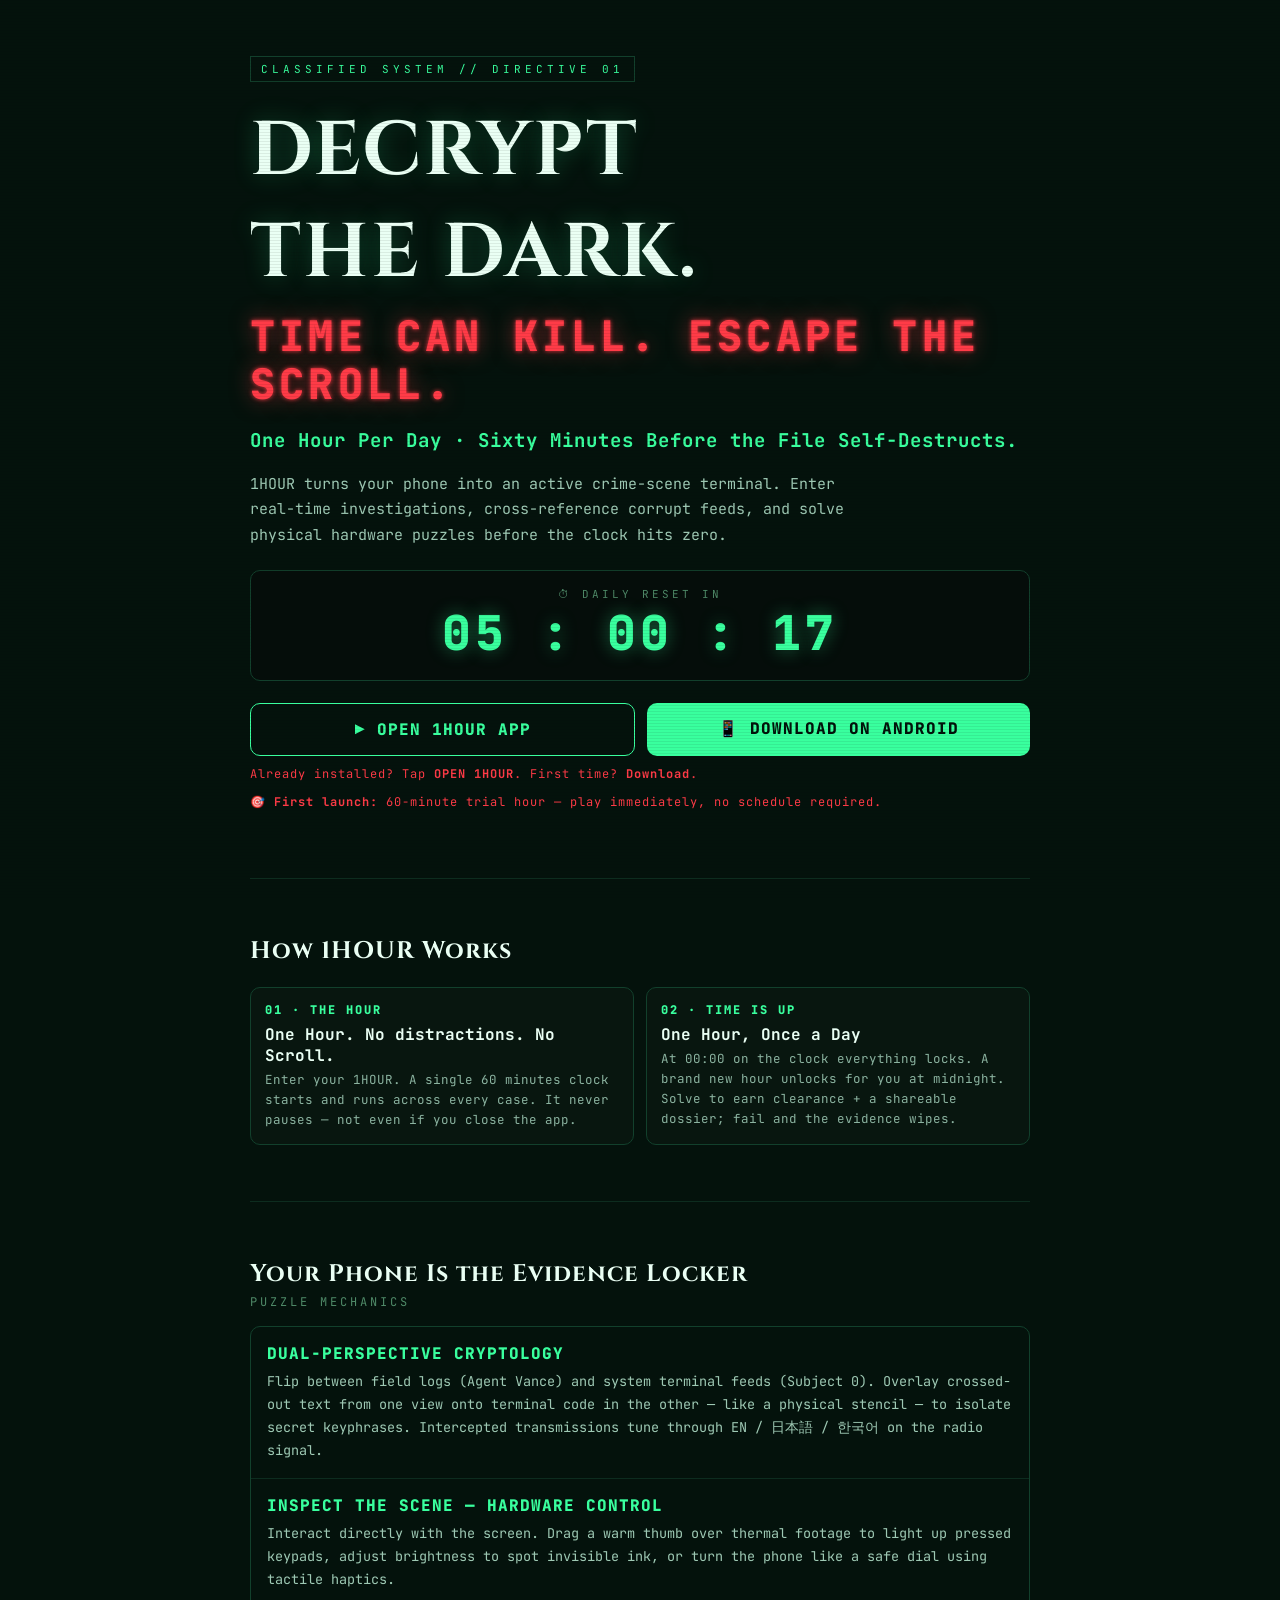
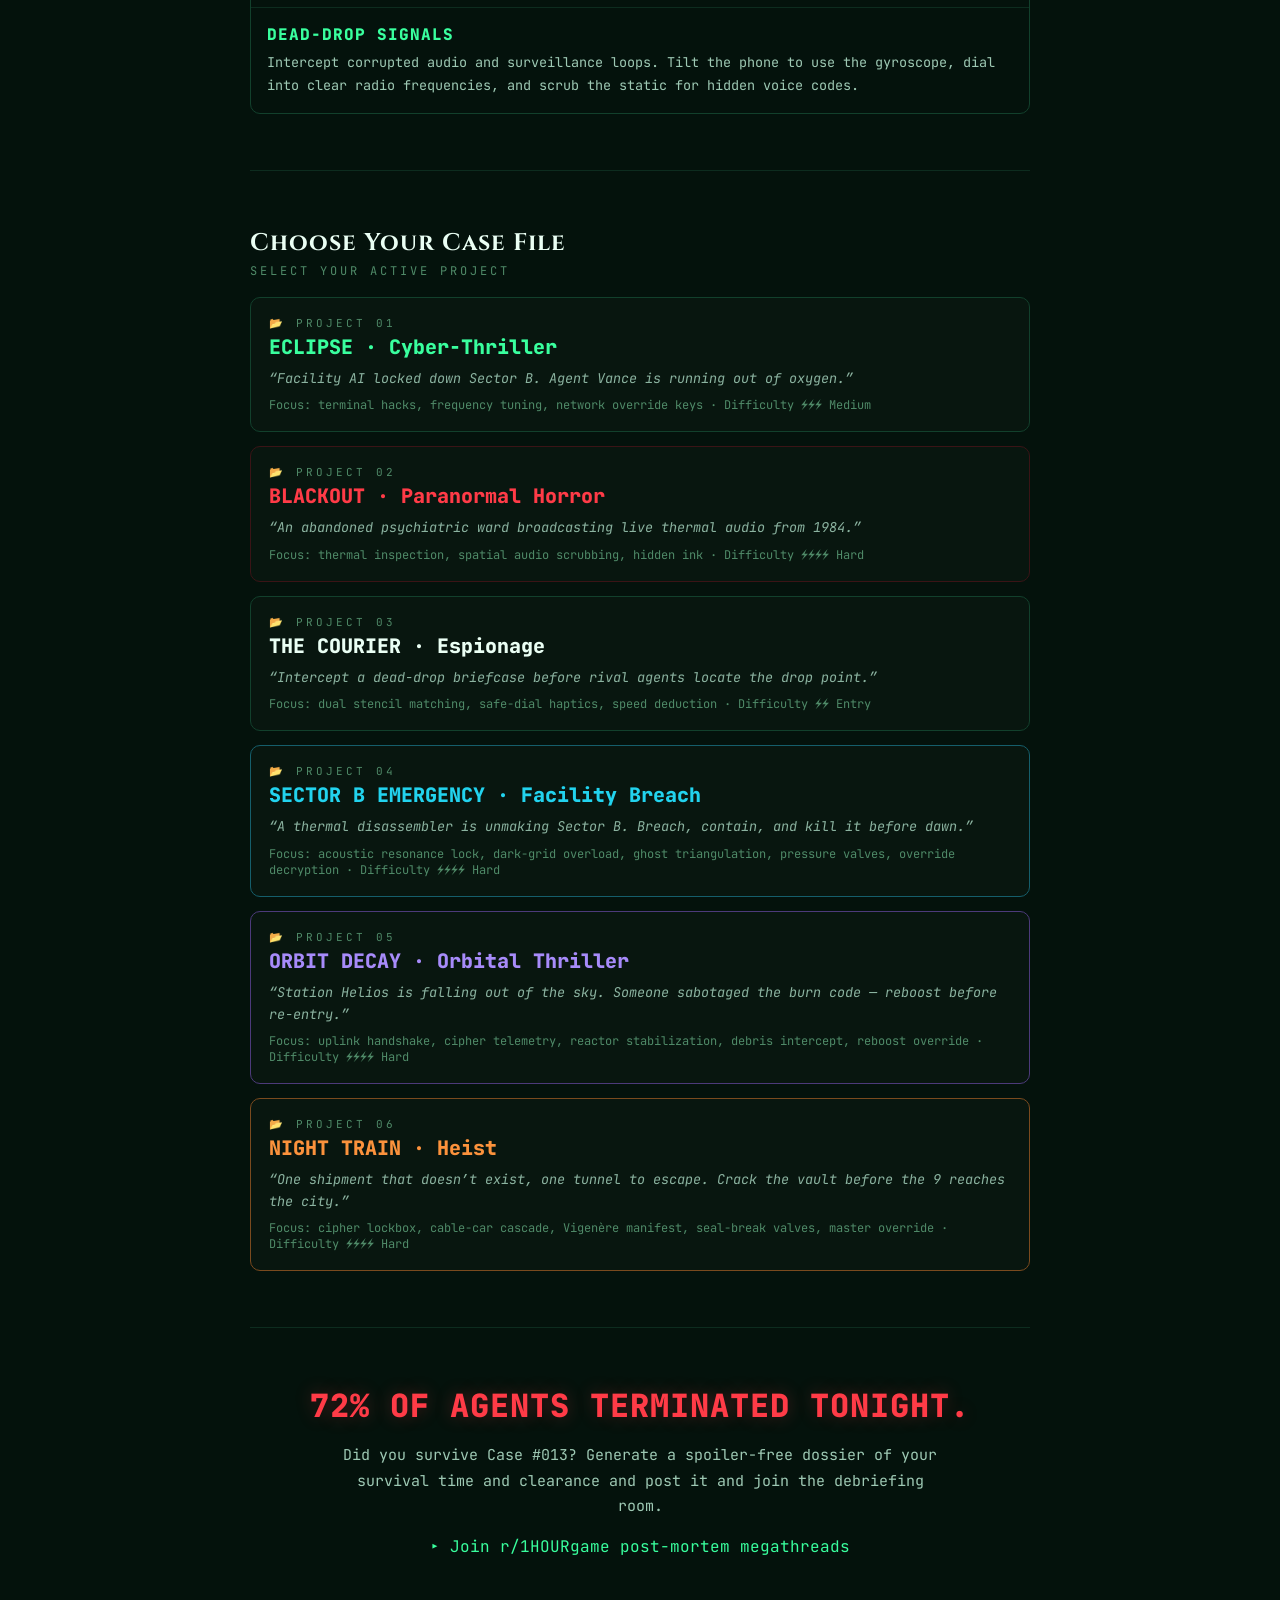
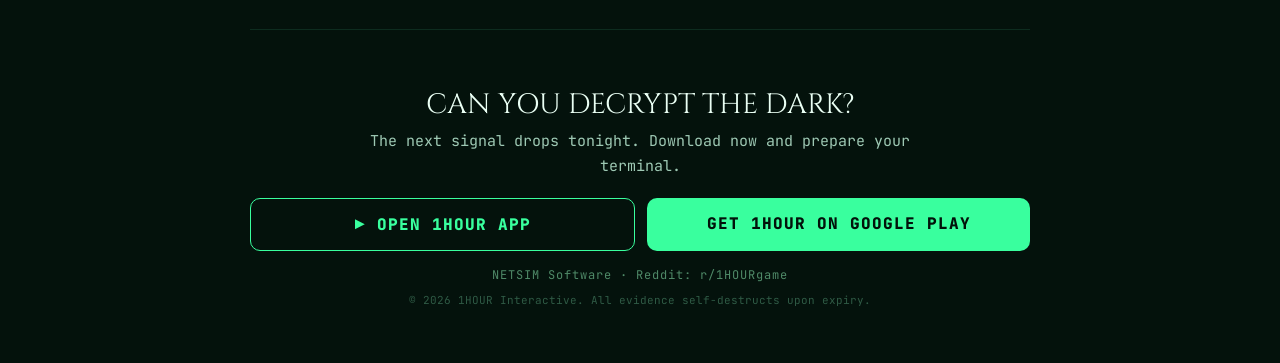
<file: 1hour/index.html>
<!doctype html>
<html lang="en">
<head>
  <meta charset="utf-8" />
  <meta name="viewport" content="width=device-width, initial-scale=1" />
  <title>1HOUR — Decrypt the Dark</title>
  <meta name="description" content="1HOUR turns your phone into an active crime-scene terminal. One case. One hour. Sixty minutes before the file self-destructs." />
  <meta property="og:title" content="1HOUR — Decrypt the Dark" />
  <meta property="og:description" content="Real-time investigations. Corrupt feeds. Hardware puzzles. Solve before the clock hits zero — or the evidence wipes forever." />
  <meta property="og:image" content="hero.png?v=5" />
  <meta name="theme-color" content="#04120c" />
  <link rel="preconnect" href="https://fonts.googleapis.com" />
  <link href="https://fonts.googleapis.com/css2?family=JetBrains+Mono:wght@400;700;800&family=Cinzel:wght@700&display=swap" rel="stylesheet" />
  <style>
    :root{ 
      --grn:#39ff9e; --red:#ff3b47; --bg:#04120c; --panel:#08160f; --bd:#12402c; --dim:#4f8a68; --txt:#c8f7dc; 
      --text-secondary:#9ec9b4; --text-muted:#8bb3a0; --text-light:#bfe6d3; 
      --copyright:#2f5a45; --border-section:#0d2c1f; --clock-bg:#050d0a;
    }
    *{ box-sizing:border-box; }
    html,body{ margin:0; background:var(--bg); color:var(--txt); font-family:"JetBrains Mono",ui-monospace,monospace; -webkit-font-smoothing:antialiased; }
    body::before{ content:""; position:fixed; inset:0; pointer-events:none; z-index:2;
      background:repeating-linear-gradient(0deg, rgba(0,0,0,0) 0, rgba(0,0,0,0) 2px, rgba(0,0,0,.14) 3px); mix-blend-mode:multiply; }
    .wrap{ max-width:820px; margin:0 auto; padding:0 20px; position:relative; z-index:1; }
    /* Welcome splash: hero over red katakana rain, hold ~3s, fade out ~2.4s (total 5.4s) */
    #welcome{ position:fixed; inset:0; z-index:9999; background:#000; display:flex;
      align-items:center; justify-content:center; overflow:hidden;
      animation:welcomeFade 5.4s ease forwards; }
    #welcome #rain{ position:absolute; inset:0; z-index:1; opacity:.8; }
    #welcome img{ position:relative; z-index:2; max-width:99%; max-height:92%; object-fit:contain;
      filter:drop-shadow(0 0 60px rgba(0,0,0,.9)); transform-origin:center center;
      animation:welcomeZoom 5.4s ease-out forwards; }
    @keyframes welcomeFade{ 0%,30%{ opacity:1; } 100%{ opacity:0; visibility:hidden; } }
    @keyframes welcomeZoom{ 0%{ transform:scale(1.55); } 100%{ transform:scale(0.8); } }
    #welcome.done{ display:none; }
    @media (prefers-reduced-motion:reduce){ #welcome{ animation-duration:3.2s; } #welcome img{ animation:none; } }
    /* Big red warning tagline under the hero — now a two-part line, allowed to wrap */
    .tagline{ color:var(--red); font-weight:800; letter-spacing:.1em; line-height:1.15; white-space:normal;
      font-size:clamp(22px,6vw,42px); margin:8px 0 16px;
      text-shadow:0 0 22px rgba(255,59,71,.55), 0 0 4px rgba(255,59,71,.9); }
    section{ padding:56px 0; border-bottom:1px solid var(--border-section); }
    section.no-border{ border-bottom:0; }
    .tag{ color:var(--grn); font-size:11px; letter-spacing:4px; border:1px solid var(--bd); display:inline-block; padding:5px 10px; }
    h1{ font-family:"Cinzel",serif; font-size:clamp(40px,10vw,76px); margin:18px 0 6px; letter-spacing:2px; color:#eafff4;
      text-shadow:0 0 24px rgba(57,255,158,.25); }
    .sub{ color:var(--grn); font-size:clamp(14px,3.4vw,19px); font-weight:700; letter-spacing:1px; }
    .lede{ color:var(--text-secondary); font-size:15px; line-height:1.7; margin:18px 0; max-width:620px; }
    .lede.center{ text-align:center; margin:16px auto; }
    .clock{ border:1px solid var(--bd); background:var(--clock-bg); border-radius:10px; padding:16px; text-align:center; margin:22px 0; }
    .clock .lbl{ color:var(--dim); font-size:11px; letter-spacing:3px; }
    .clock .val{ color:var(--grn); font-size:clamp(30px,9vw,48px); font-weight:800; letter-spacing:4px; font-variant-numeric:tabular-nums; text-shadow:0 0 18px rgba(57,255,158,.4); }
    .btns{ display:flex; gap:12px; flex-wrap:wrap; margin:18px 0 10px; }
    .btn{ flex:1; min-width:200px; text-align:center; text-decoration:none; font-weight:800; letter-spacing:1px; padding:15px 18px; border-radius:10px; }
    .btn.open{ background:transparent; color:var(--grn); border:1px solid var(--grn); } 
    .btn.and{ background:var(--grn); color:#02120a; }
    .warn{ color:var(--red); font-size:12px; letter-spacing:1px; margin-top:8px; }
    h2{ font-family:"Cinzel",serif; color:#eafff4; font-size:24px; letter-spacing:1px; margin:0 0 6px; }
    h2 .q{ color:var(--dim); display:block; font-family:"JetBrains Mono"; font-size:12px; letter-spacing:3px; font-weight:400; margin-top:4px; }
    .cycle{ display:grid; grid-template-columns:1fr 1fr; gap:12px; margin-top:20px; }
    .step{ border:1px solid var(--bd); background:var(--panel); border-radius:10px; padding:14px; }
    .step .n{ color:var(--grn); font-weight:800; font-size:12px; letter-spacing:2px; }
    .step .t{ color:#eafff4; font-weight:700; margin:6px 0 4px; }
    .step .d{ color:var(--text-muted); font-size:12.5px; line-height:1.6; }
    .mech{ border:1px solid var(--bd); border-radius:10px; margin-top:16px; overflow:hidden; }
    .mrow{ padding:16px; border-bottom:1px solid var(--border-section); }
    .mrow:last-child{ border-bottom:0; }
    .mrow .mt{ color:var(--grn); font-weight:800; letter-spacing:1px; margin-bottom:6px; }
    .mrow .md{ color:var(--text-secondary); font-size:13.5px; line-height:1.7; }
    .cases{ display:grid; gap:14px; margin-top:18px; }
    .case{ border:1px solid var(--bd); background:var(--panel); border-radius:10px; padding:18px; }
    .case .cid{ color:var(--dim); font-size:11px; letter-spacing:3px; }
    .case .cn{ color:#eafff4; font-size:20px; font-weight:800; margin:4px 0; }
    .case.eclipse .cn{ color:var(--grn); }
    .case.blackout{ border-color:#3a1416; } .case.blackout .cn{ color:var(--red); }
    .case.sector-b{ border-color:#155e6b; } .case.sector-b .cn{ color:#22d3ee; }
    .case.orbit{ border-color:#4c3a7a; } .case.orbit .cn{ color:#a78bfa; }
    .case.night-train{ border-color:#7a4a1e; } .case.night-train .cn{ color:#fb923c; }
    .case .quote{ color:var(--text-muted); font-style:italic; font-size:13.5px; line-height:1.6; margin:8px 0; }
    .case .meta{ color:var(--dim); font-size:12px; }
    .stat{ color:var(--red); font-size:clamp(22px,6vw,32px); font-weight:800; letter-spacing:1px; text-align:center; text-shadow:0 0 18px rgba(255,59,71,.3); }
    .links.center{ text-align:center; }
    .links a{ color:var(--grn); text-decoration:none; }
    .foot{ text-align:center; }
    .foot .big{ font-family:"Cinzel",serif; font-size:28px; color:#eafff4; margin-bottom:6px; }
    .social{ color:var(--dim); font-size:12px; margin-top:16px; letter-spacing:1px; }
    .copyright{ color:var(--copyright); font-size:11px; margin-top:10px; }
    @media(max-width:560px){ .cycle{ grid-template-columns:1fr; } }
  </style>
</head>
<body>
  <!-- 0. WELCOME SPLASH — hero over red katakana rain, ~3s, then fades away -->
  <div id="welcome" aria-hidden="true">
    <canvas id="rain"></canvas>
    <img src="hero.png?v=5" alt="1HOUR — Time can kill" />
  </div>

  <div class="wrap">

    <!-- 1. HERO -->
    <section>
      <span class="tag">CLASSIFIED SYSTEM // DIRECTIVE 01</span>
      <h1>DECRYPT<br/>THE DARK.</h1>
      <div class="tagline" aria-label="Time can kill. Escape the scroll.">TIME CAN KILL. ESCAPE THE SCROLL.</div>
      <p class="sub">One Hour Per Day · Sixty Minutes Before the File Self-Destructs.</p>
      <p class="lede">1HOUR turns your phone into an active crime-scene terminal. Enter real-time
        investigations, cross-reference corrupt feeds, and solve physical hardware puzzles before
        the clock hits zero.</p>

      <div class="clock">
        <div class="lbl" id="cdLabel">⏱ DAILY RESET IN</div>
        <div class="val" id="countdown">--:--:--</div>
      </div>

      <div class="btns"><a class="btn open" href="onehour://">▶ OPEN 1HOUR APP</a>
        <a class="btn and" href="https://github.com/simo870707-cloud/onehour-releases/releases/latest/download/1HOUR.apk">📱 DOWNLOAD ON ANDROID</a>
      </div>
      <p class="warn">Already installed? Tap <b>OPEN 1HOUR</b>. First time? <b>Download</b>.</p>
      <p class="warn"><strong>🎯 First launch:</strong> 60-minute trial hour — play immediately, no schedule required.</p>
    </section>

    <!-- 2. CORE EXPERIENCE -->
    <section>
      <h2>How 1HOUR Works</h2>
      <div class="cycle">
        <div class="step"><div class="n">01 · THE HOUR</div><div class="t">One Hour. No distractions. No Scroll.</div><div class="d">Enter your 1HOUR. A single 60 minutes clock starts and runs across every case. It never pauses — not even if you close the app.</div></div>
        <div class="step"><div class="n">02 · TIME IS UP</div><div class="t">One Hour, Once a Day</div><div class="d">At 00:00 on the clock everything locks. A brand new hour unlocks for you at midnight. Solve to earn clearance + a shareable dossier; fail and the evidence wipes.</div></div>
      </div>
    </section>

    <!-- 3. MECHANICS -->
    <section>
      <h2>Your Phone Is the Evidence Locker<span class="q">PUZZLE MECHANICS</span></h2>
      <div class="mech">
        <div class="mrow"><div class="mt">DUAL-PERSPECTIVE CRYPTOLOGY</div><div class="md">Flip between field logs (Agent Vance) and system terminal feeds (Subject 0). Overlay crossed-out text from one view onto terminal code in the other — like a physical stencil — to isolate secret keyphrases. Intercepted transmissions tune through EN / 日本語 / 한국어 on the radio signal.</div></div>
        <div class="mrow"><div class="mt">INSPECT THE SCENE — HARDWARE CONTROL</div><div class="md">Interact directly with the screen. Drag a warm thumb over thermal footage to light up pressed keypads, adjust brightness to spot invisible ink, or turn the phone like a safe dial using tactile haptics.</div></div>
        <div class="mrow"><div class="mt">DEAD-DROP SIGNALS</div><div class="md">Intercept corrupted audio and surveillance loops. Tilt the phone to use the gyroscope, dial into clear radio frequencies, and scrub the static for hidden voice codes.</div></div>
      </div>
    </section>

    <!-- 4. SELECT PROJECT -->
    <section>
      <h2>Choose Your Case File<span class="q">SELECT YOUR ACTIVE PROJECT</span></h2>
      <div class="cases">
        <div class="case eclipse">
          <div class="cid">📂 PROJECT 01</div><div class="cn">ECLIPSE · Cyber-Thriller</div>
          <div class="quote">“Facility AI locked down Sector B. Agent Vance is running out of oxygen.”</div>
          <div class="meta">Focus: terminal hacks, frequency tuning, network override keys · Difficulty ⚡⚡⚡ Medium</div>
        </div>
        <div class="case blackout">
          <div class="cid">📂 PROJECT 02</div><div class="cn">BLACKOUT · Paranormal Horror</div>
          <div class="quote">“An abandoned psychiatric ward broadcasting live thermal audio from 1984.”</div>
          <div class="meta">Focus: thermal inspection, spatial audio scrubbing, hidden ink · Difficulty ⚡⚡⚡⚡ Hard</div>
        </div>
        <div class="case">
          <div class="cid">📂 PROJECT 03</div><div class="cn">THE COURIER · Espionage</div>
          <div class="quote">“Intercept a dead-drop briefcase before rival agents locate the drop point.”</div>
          <div class="meta">Focus: dual stencil matching, safe-dial haptics, speed deduction · Difficulty ⚡⚡ Entry</div>
        </div>
        <div class="case sector-b">
          <div class="cid">📂 PROJECT 04</div><div class="cn">SECTOR B EMERGENCY · Facility Breach</div>
          <div class="quote">“A thermal disassembler is unmaking Sector B. Breach, contain, and kill it before dawn.”</div>
          <div class="meta">Focus: acoustic resonance lock, dark-grid overload, ghost triangulation, pressure valves, override decryption · Difficulty ⚡⚡⚡⚡ Hard</div>
        </div>
        <div class="case orbit">
          <div class="cid">📂 PROJECT 05</div><div class="cn">ORBIT DECAY · Orbital Thriller</div>
          <div class="quote">“Station Helios is falling out of the sky. Someone sabotaged the burn code — reboost before re-entry.”</div>
          <div class="meta">Focus: uplink handshake, cipher telemetry, reactor stabilization, debris intercept, reboost override · Difficulty ⚡⚡⚡⚡ Hard</div>
        </div>
        <div class="case night-train">
          <div class="cid">📂 PROJECT 06</div><div class="cn">NIGHT TRAIN · Heist</div>
          <div class="quote">“One shipment that doesn’t exist, one tunnel to escape. Crack the vault before the 9 reaches the city.”</div>
          <div class="meta">Focus: cipher lockbox, cable-car cascade, Vigenère manifest, seal-break valves, master override · Difficulty ⚡⚡⚡⚡ Hard</div>
        </div>
      </div>
    </section>

    <!-- 6. SOCIAL PROOF -->
    <section>
      <div class="stat">72% OF AGENTS TERMINATED TONIGHT.</div>
      <p class="lede center">Did you survive Case #013? Generate a spoiler-free dossier of your survival time and clearance and post it and join the debriefing room.</p>
      <p class="links center">
        <a href="https://www.reddit.com/r/1HOURgame/" target="_blank">▸ Join r/1HOURgame post-mortem megathreads</a>
      </p>
    </section>

    <!-- 7. FOOTER CTA -->
    <section class="foot no-border">
      <div class="big">CAN YOU DECRYPT THE DARK?</div>
      <p class="lede center" style="margin:6px auto 18px;">The next signal drops tonight. Download now and prepare your terminal.</p>
      <div class="btns"><a class="btn open" href="onehour://">▶ OPEN 1HOUR APP</a>
        <a class="btn and" href="https://github.com/simo870707-cloud/onehour-releases/releases/latest/download/1HOUR.apk">GET 1HOUR ON GOOGLE PLAY</a>
      </div>
      <div class="social">NETSIM Software · Reddit: r/1HOURgame</div>
      <div class="copyright">© 2026 1HOUR Interactive. All evidence self-destructs upon expiry.</div>
    </section>

  </div>

  <script>
    // Universal daily-reset countdown — counts down to local midnight, the point
    // at which the "one hour per day" limit resets. There is no schedule in the
    // app anymore; this is just the daily reset clock.
    function msUntilMidnight(){
      var now = new Date();
      var midnight = new Date(now); midnight.setHours(24,0,0,0);
      return midnight - now;
    }
    function tick(){
      var lbl = document.getElementById('cdLabel'), cd = document.getElementById('countdown');
      if (lbl) lbl.textContent = '⏱ DAILY RESET IN';
      var s = Math.floor(msUntilMidnight()/1000);
      var hh = String(Math.floor(s/3600)).padStart(2,'0');
      var mm = String(Math.floor((s%3600)/60)).padStart(2,'0');
      var ss = String(s%60).padStart(2,'0');
      if (cd) cd.textContent = `${hh} : ${mm} : ${ss}`;
    }
    tick(); setInterval(tick,1000);

    // Welcome splash: red katakana rain behind the hero image. The rain runs the
    // whole time the splash is up and fades away with it. Tap/click to skip.
    (function(){
      var w = document.getElementById('welcome');
      if(!w) return;
      var stop = runRain();
      var fired = false;
      var remove = function(){ if(fired) return; fired = true; w.classList.add('done'); if(stop) stop(); };
      setTimeout(remove, 5500);
      w.addEventListener('click', function(){ w.style.transition='opacity .4s ease'; w.style.opacity='0'; setTimeout(remove,400); });
    })();

    // A slow curtain of clearly-visible red letters — a full grid of glyphs
    // scrolling straight down at a gentle pace. No trails, no fade.
    function runRain(){
      var cv = document.getElementById('rain'); if(!cv) return function(){};
      var ctx = cv.getContext('2d');
      var dpr = Math.min(window.devicePixelRatio||1, 2);
      // Mixed scripts: Latin, digits, Japanese katakana, Korean hangul, symbols.
      var glyphs = ('ABCDEFGHIJKLMNOPQRSTUVWXYZ0123456789'
        + 'ｱｲｳｴｵｶｷｸｹｺｻｼｽｾｿﾀﾁﾂﾃﾄﾅﾆﾇﾈﾉﾊﾋﾌﾍﾎﾏﾐﾑﾒﾓﾔﾕﾖﾗﾘﾙﾚﾛﾜﾝ'
        + '가나다라마바사아자차카타파하기니디리미비시이지'
        + '#$%&@?/\\<>*+=§¥Ø').split('');
      var rand = function(){ return glyphs[(Math.random()*glyphs.length)|0]; };
      var fs = 9, cw = fs, lh = Math.round(fs*1.3);        // 60% smaller glyphs
      var cols, rows, grid, offset = 0, raf;
      function build(){
        cols = Math.ceil(innerWidth/cw) + 1;
        rows = Math.ceil(innerHeight/lh) + 2;
        grid = [];
        for(var c=0;c<cols;c++){ grid[c]=[]; for(var r=0;r<rows;r++) grid[c][r]=rand(); }
      }
      function size(){ cv.width = innerWidth*dpr; cv.height = innerHeight*dpr; ctx.setTransform(dpr,0,0,dpr,0,0); build(); }
      size();
      ctx.textBaseline = 'top';
      function frame(){
        ctx.clearRect(0,0,innerWidth,innerHeight);       // no fade — clean each frame
        ctx.font = fs+'px monospace';
        ctx.fillStyle = 'rgba(255,45,58,0.95)';          // solid, visible red
        offset += 0.5;                                   // slow curtain
        if(offset >= lh){ offset -= lh;
          for(var c=0;c<cols;c++){ grid[c].pop(); grid[c].unshift(rand()); }  // scroll one row
        }
        for(var c=0;c<cols;c++){
          for(var r=0;r<rows;r++){ ctx.fillText(grid[c][r], c*cw, r*lh - lh + offset); }
        }
        raf = requestAnimationFrame(frame);
      }
      raf = requestAnimationFrame(frame);
      window.addEventListener('resize', size, { passive:true });
      return function(){ cancelAnimationFrame(raf); };
    }

    // OPEN 1HOUR. On Android we use an intent:// URL: the OS opens the app if
    // it's installed, and only follows browser_fallback_url (the APK) if it is
    // NOT installed — no unreliable timers. On non-Android (desktop/iOS) there's
    // nothing to open, so the button downloads.
    // Version-independent: always resolves to the newest NON-prerelease build,
    // so shipping an update never requires editing this page.
    var APK = 'https://github.com/simo870707-cloud/onehour-releases/releases/latest/download/1HOUR.apk';
    var PKG = 'netsim.software.onehour';
    var isAndroid = /Android/i.test(navigator.userAgent);
    var openHref = isAndroid
      ? 'intent://#Intent;scheme=onehour;package=' + PKG +
        ';S.browser_fallback_url=' + encodeURIComponent(APK) + ';end'
      : APK;
    document.querySelectorAll('a.btn.open').forEach(function(a){ a.setAttribute('href', openHref); });
  </script>
</body>
</html>
</file>
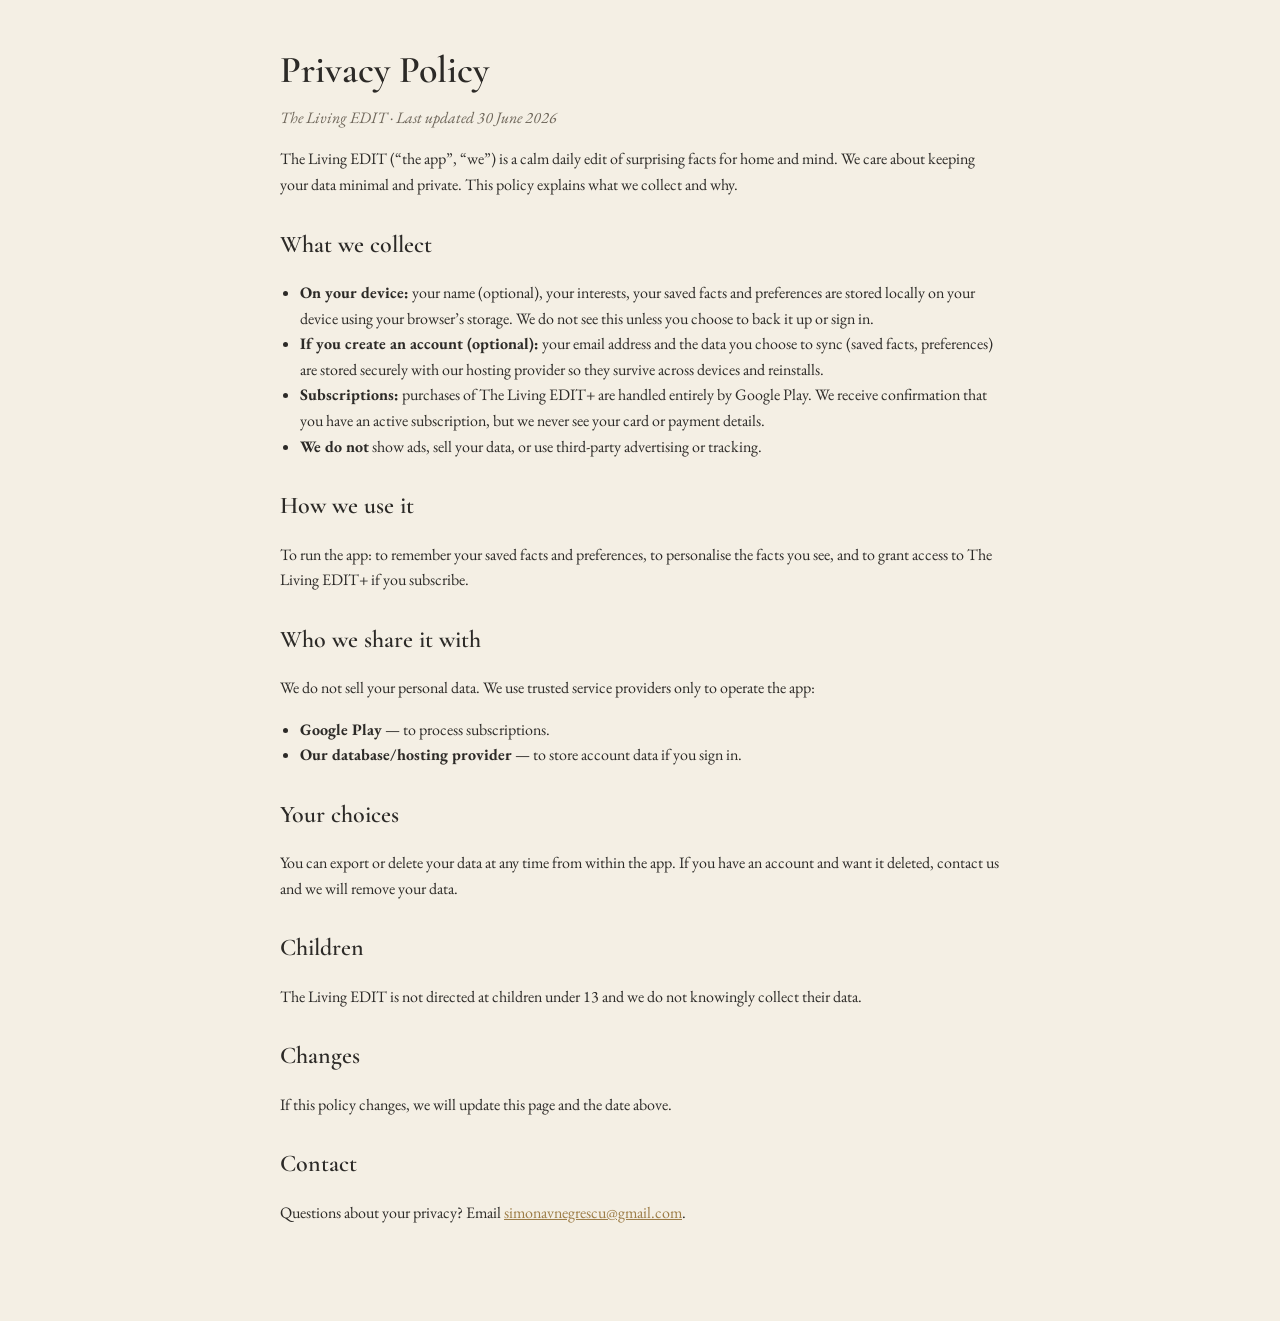
<file: privacy.html>
<!DOCTYPE html>
<html lang="en">
<head>
<meta charset="utf-8">
<meta name="viewport" content="width=device-width, initial-scale=1">
<title>Privacy Policy — The Living EDIT</title>
<link rel="preconnect" href="https://fonts.googleapis.com">
<link href="https://fonts.googleapis.com/css2?family=Cormorant+Garamond:wght@500;600&family=EB+Garamond&display=swap" rel="stylesheet">
<style>
  body{ font-family:'EB Garamond',Georgia,serif; color:#2C2A27; background:#F4EFE4; margin:0; line-height:1.6; }
  .wrap{ max-width:720px; margin:0 auto; padding:40px 22px 80px; }
  h1{ font-family:'Cormorant Garamond',serif; font-weight:600; font-size:38px; margin:0 0 4px; }
  h2{ font-family:'Cormorant Garamond',serif; font-weight:600; font-size:24px; margin:28px 0 6px; }
  .muted{ color:#6E665A; font-style:italic; }
  a{ color:#9C7C46; }
  ul{ padding-left:20px; }
</style>
</head>
<body>
<div class="wrap">
  <h1>Privacy Policy</h1>
  <div class="muted">The Living EDIT · Last updated 30 June 2026</div>

  <p>The Living EDIT (“the app”, “we”) is a calm daily edit of surprising facts for home and mind. We care about keeping your data minimal and private. This policy explains what we collect and why.</p>

  <h2>What we collect</h2>
  <ul>
    <li><b>On your device:</b> your name (optional), your interests, your saved facts and preferences are stored locally on your device using your browser’s storage. We do not see this unless you choose to back it up or sign in.</li>
    <li><b>If you create an account (optional):</b> your email address and the data you choose to sync (saved facts, preferences) are stored securely with our hosting provider so they survive across devices and reinstalls.</li>
    <li><b>Subscriptions:</b> purchases of The Living EDIT+ are handled entirely by Google Play. We receive confirmation that you have an active subscription, but we never see your card or payment details.</li>
    <li><b>We do not</b> show ads, sell your data, or use third-party advertising or tracking.</li>
  </ul>

  <h2>How we use it</h2>
  <p>To run the app: to remember your saved facts and preferences, to personalise the facts you see, and to grant access to The Living EDIT+ if you subscribe.</p>

  <h2>Who we share it with</h2>
  <p>We do not sell your personal data. We use trusted service providers only to operate the app:</p>
  <ul>
    <li><b>Google Play</b> — to process subscriptions.</li>
    <li><b>Our database/hosting provider</b> — to store account data if you sign in.</li>
  </ul>

  <h2>Your choices</h2>
  <p>You can export or delete your data at any time from within the app. If you have an account and want it deleted, contact us and we will remove your data.</p>

  <h2>Children</h2>
  <p>The Living EDIT is not directed at children under 13 and we do not knowingly collect their data.</p>

  <h2>Changes</h2>
  <p>If this policy changes, we will update this page and the date above.</p>

  <h2>Contact</h2>
  <p>Questions about your privacy? Email <a href="mailto:simonavnegrescu@gmail.com">simonavnegrescu@gmail.com</a>.</p>
</div>
</body>
</html>
</file>
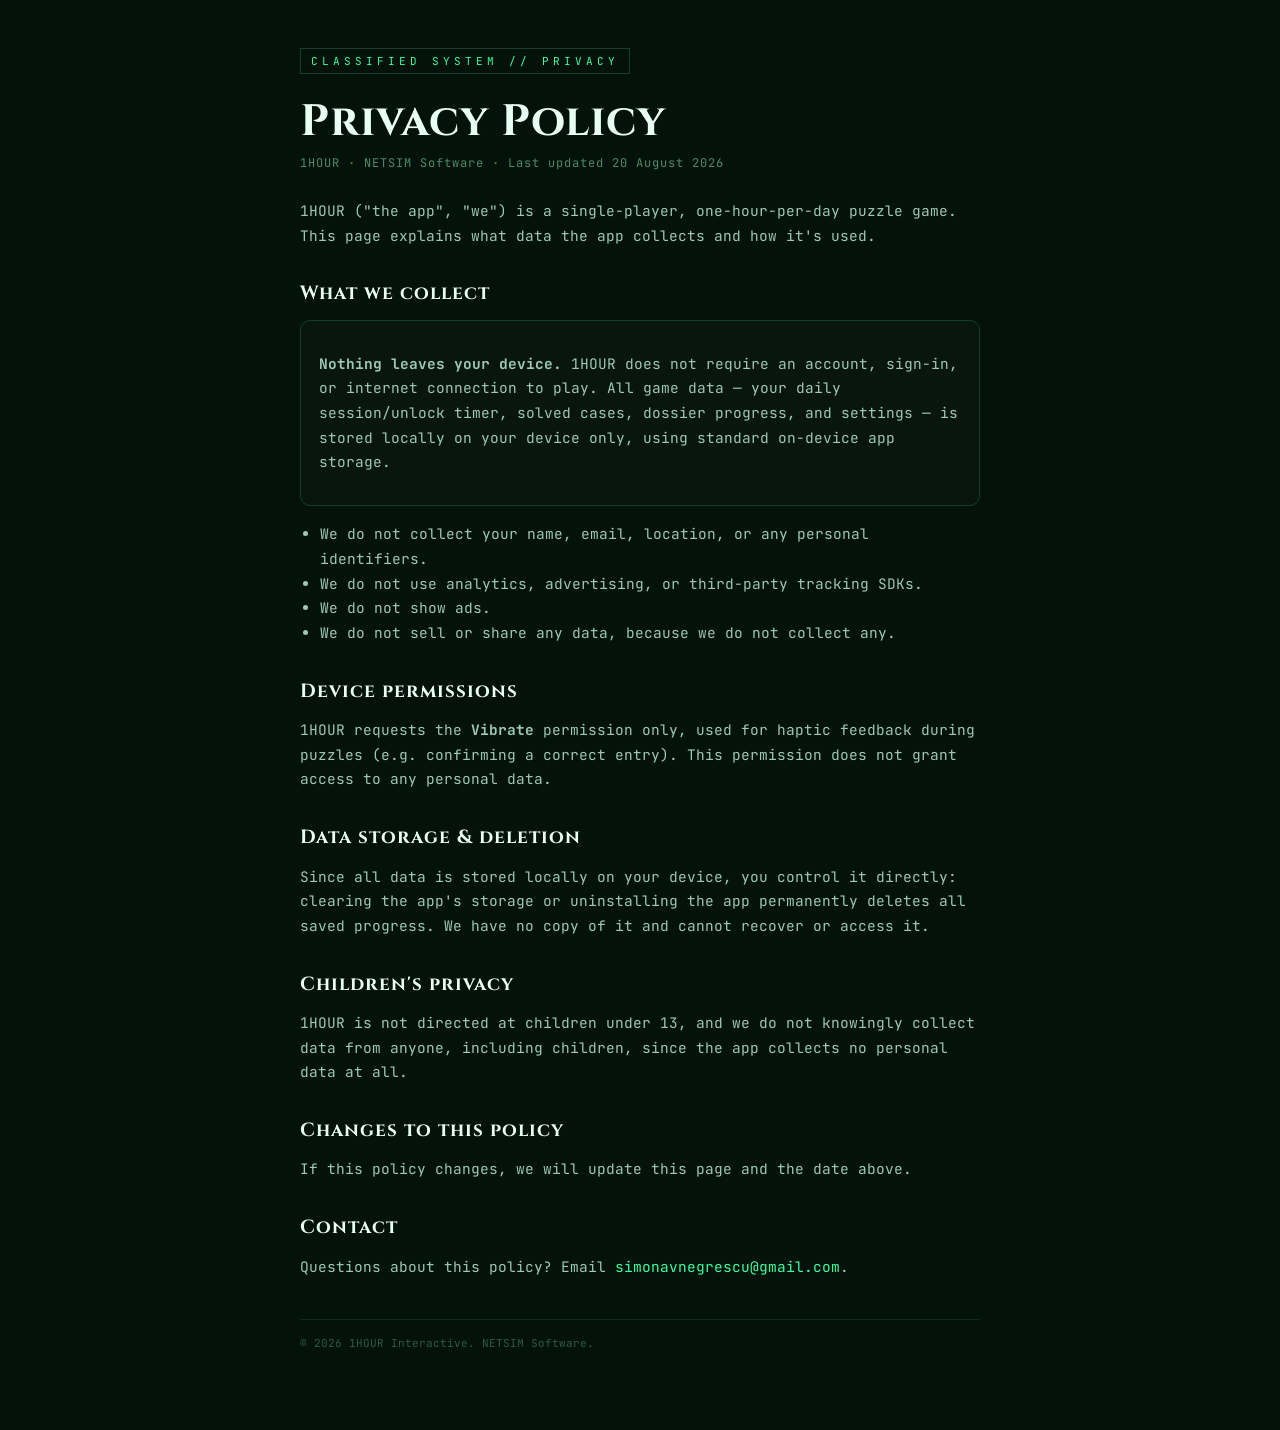
<file: 1hour/privacy.html>
<!doctype html>
<html lang="en">
<head>
  <meta charset="utf-8" />
  <meta name="viewport" content="width=device-width, initial-scale=1" />
  <title>Privacy Policy — 1HOUR</title>
  <meta name="theme-color" content="#04120c" />
  <link rel="preconnect" href="https://fonts.googleapis.com" />
  <link href="https://fonts.googleapis.com/css2?family=JetBrains+Mono:wght@400;700;800&family=Cinzel:wght@700&display=swap" rel="stylesheet" />
  <style>
    :root{
      --grn:#39ff9e; --red:#ff3b47; --bg:#04120c; --panel:#08160f; --bd:#12402c; --dim:#4f8a68; --txt:#c8f7dc;
      --text-secondary:#9ec9b4; --text-muted:#8bb3a0; --copyright:#2f5a45; --border-section:#0d2c1f;
    }
    *{ box-sizing:border-box; }
    html,body{ margin:0; background:var(--bg); color:var(--txt); font-family:"JetBrains Mono",ui-monospace,monospace; -webkit-font-smoothing:antialiased; }
    .wrap{ max-width:720px; margin:0 auto; padding:48px 20px 80px; }
    .tag{ color:var(--grn); font-size:11px; letter-spacing:4px; border:1px solid var(--bd); display:inline-block; padding:5px 10px; }
    h1{ font-family:"Cinzel",serif; font-size:clamp(30px,7vw,44px); margin:18px 0 4px; letter-spacing:1px; color:#eafff4; }
    .muted{ color:var(--dim); font-size:12px; letter-spacing:1px; margin-bottom:28px; }
    h2{ font-family:"Cinzel",serif; color:#eafff4; font-size:19px; letter-spacing:1px; margin:32px 0 8px; }
    p, li{ color:var(--text-secondary); font-size:14.5px; line-height:1.7; }
    ul{ padding-left:20px; }
    a{ color:var(--grn); text-decoration:none; }
    .box{ border:1px solid var(--bd); background:var(--panel); border-radius:10px; padding:16px 18px; margin:14px 0; }
    .copyright{ color:var(--copyright); font-size:11px; margin-top:40px; border-top:1px solid var(--border-section); padding-top:16px; }
  </style>
</head>
<body>
  <div class="wrap">
    <span class="tag">CLASSIFIED SYSTEM // PRIVACY</span>
    <h1>Privacy Policy</h1>
    <div class="muted">1HOUR · NETSIM Software · Last updated 20 August 2026</div>

    <p>1HOUR ("the app", "we") is a single-player, one-hour-per-day puzzle game. This page explains what data the app collects and how it's used.</p>

    <h2>What we collect</h2>
    <div class="box">
      <p><b>Nothing leaves your device.</b> 1HOUR does not require an account, sign-in, or internet connection to play. All game data — your daily session/unlock timer, solved cases, dossier progress, and settings — is stored locally on your device only, using standard on-device app storage.</p>
    </div>
    <ul>
      <li>We do not collect your name, email, location, or any personal identifiers.</li>
      <li>We do not use analytics, advertising, or third-party tracking SDKs.</li>
      <li>We do not show ads.</li>
      <li>We do not sell or share any data, because we do not collect any.</li>
    </ul>

    <h2>Device permissions</h2>
    <p>1HOUR requests the <b>Vibrate</b> permission only, used for haptic feedback during puzzles (e.g. confirming a correct entry). This permission does not grant access to any personal data.</p>

    <h2>Data storage &amp; deletion</h2>
    <p>Since all data is stored locally on your device, you control it directly: clearing the app's storage or uninstalling the app permanently deletes all saved progress. We have no copy of it and cannot recover or access it.</p>

    <h2>Children's privacy</h2>
    <p>1HOUR is not directed at children under 13, and we do not knowingly collect data from anyone, including children, since the app collects no personal data at all.</p>

    <h2>Changes to this policy</h2>
    <p>If this policy changes, we will update this page and the date above.</p>

    <h2>Contact</h2>
    <p>Questions about this policy? Email <a href="mailto:simonavnegrescu@gmail.com">simonavnegrescu@gmail.com</a>.</p>

    <div class="copyright">© 2026 1HOUR Interactive. NETSIM Software.</div>
  </div>
</body>
</html>
</file>
